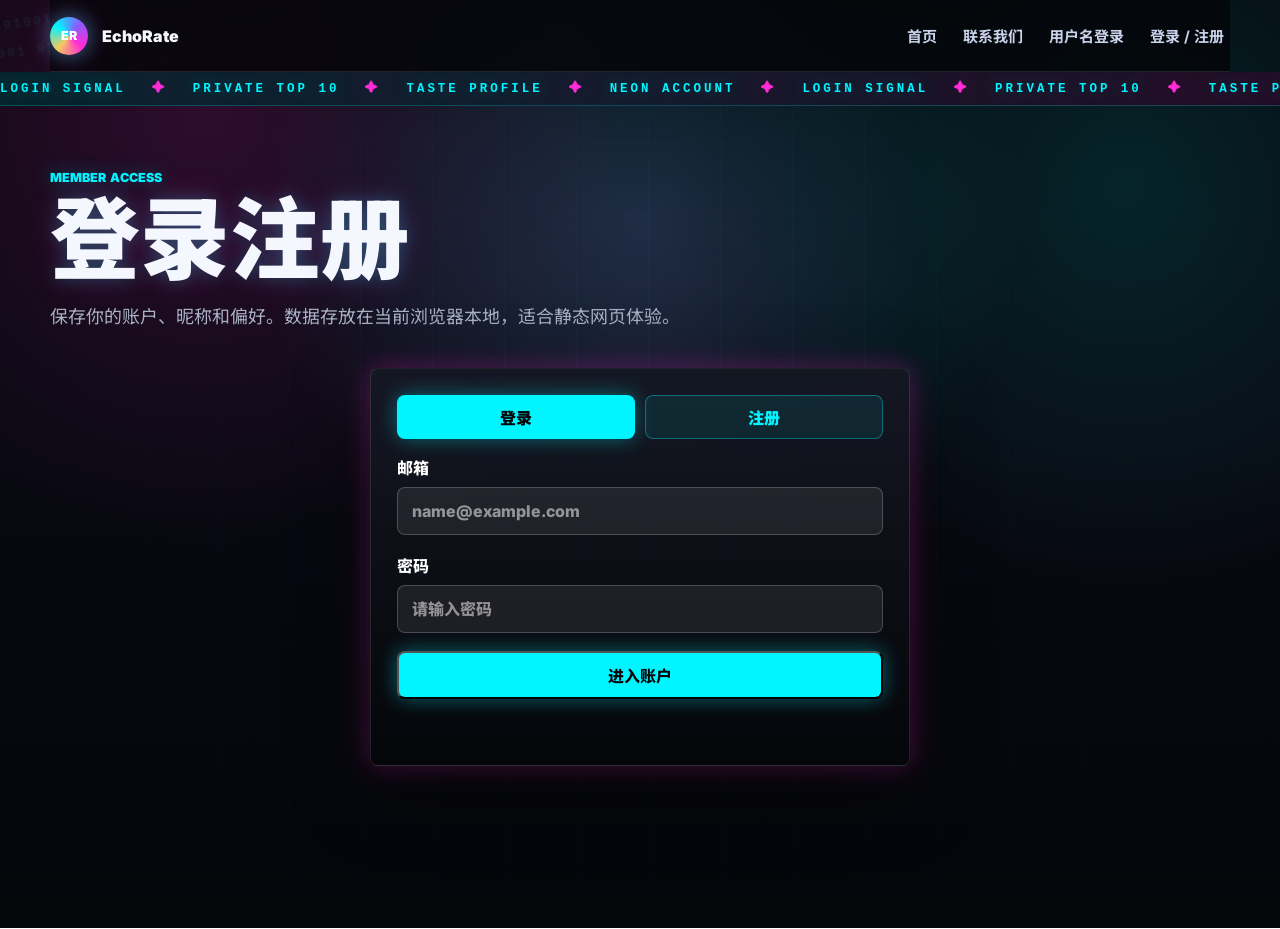
<file: auth.html>
<!doctype html>
<html lang="zh-CN">
  <head>
    <meta charset="UTF-8" />
    <meta name="viewport" content="width=device-width, initial-scale=1.0" />
    <title>登录注册 - EchoRate</title>
    <link rel="preconnect" href="https://fonts.googleapis.com" />
    <link rel="preconnect" href="https://fonts.gstatic.com" crossorigin />
    <link
      href="https://fonts.googleapis.com/css2?family=Inter:wght@400;500;600;700;800&family=Noto+Sans+SC:wght@400;500;700;900&display=swap"
      rel="stylesheet"
    />
    <link rel="stylesheet" href="styles.css" />
    <link rel="stylesheet" href="form-layout.css" />
  </head>
  <body>
    <header class="shell topbar">
      <a class="brand" href="index.html" aria-label="EchoRate 首页">
        <span class="brand-mark">ER</span>
        <span>EchoRate</span>
      </a>
      <nav class="nav" aria-label="主导航">
        <a href="index.html">首页</a>
        <a href="contact.html">联系我们</a>
        <a href="login.html">用户名登录</a>
        <a href="auth.html" data-auth-link>登录 / 注册</a>
      </nav>
    </header>
    <div class="marquee-bar" aria-hidden="true">
      <div class="marquee-track">
        <span>LOGIN SIGNAL</span><span>PRIVATE TOP 10</span><span>TASTE PROFILE</span><span>NEON ACCOUNT</span>
        <span>LOGIN SIGNAL</span><span>PRIVATE TOP 10</span><span>TASTE PROFILE</span><span>NEON ACCOUNT</span>
      </div>
    </div>

    <main class="contact-page auth-page">
      <section class="shell contact-hero auth-hero">
        <div>
          <p class="eyebrow kinetic-type" data-text="Member Access">Member Access</p>
          <h1 class="kinetic-title" data-text="登录注册">登录注册</h1>
          <p class="hero-text">保存你的账户、昵称和偏好。数据存放在当前浏览器本地，适合静态网页体验。</p>
        </div>
      </section>

      <section class="shell auth-shell">
        <div class="auth-card">
          <div class="auth-tabs" role="tablist" aria-label="登录注册切换">
            <button class="active" type="button" data-auth-tab="login">登录</button>
            <button type="button" data-auth-tab="register">注册</button>
          </div>

          <form id="loginForm" class="contact-form auth-form">
            <label>
              <span>邮箱</span>
              <input type="email" name="email" autocomplete="email" placeholder="name@example.com" required />
            </label>
            <label>
              <span>密码</span>
              <input type="password" name="password" autocomplete="current-password" placeholder="请输入密码" required />
            </label>
            <button class="primary-action" type="submit">进入账户</button>
          </form>

          <form id="registerForm" class="contact-form auth-form hidden">
            <label>
              <span>昵称</span>
              <input type="text" name="name" autocomplete="nickname" placeholder="你的音乐昵称" minlength="2" required />
            </label>
            <label>
              <span>邮箱</span>
              <input type="email" name="email" autocomplete="email" placeholder="name@example.com" required />
            </label>
            <label>
              <span>密码</span>
              <input type="password" name="password" autocomplete="new-password" placeholder="至少 6 位" minlength="6" required />
            </label>
            <label>
              <span>偏好风格</span>
              <select name="genre">
                <option value="dance-pop">Dance Pop</option>
                <option value="synth-pop">Synth Pop</option>
                <option value="alt-pop">Alt Pop</option>
                <option value="r&b-pop">R&B Pop</option>
                <option value="hip-hop">Hip-Hop</option>
              </select>
            </label>
            <button class="primary-action" type="submit">创建账户</button>
          </form>

          <p id="authMessage" class="auth-message" role="status"></p>
        </div>
      </section>
    </main>

    <script src="site.js"></script>
    <script src="auth.js"></script>
  </body>
</html>
</file>
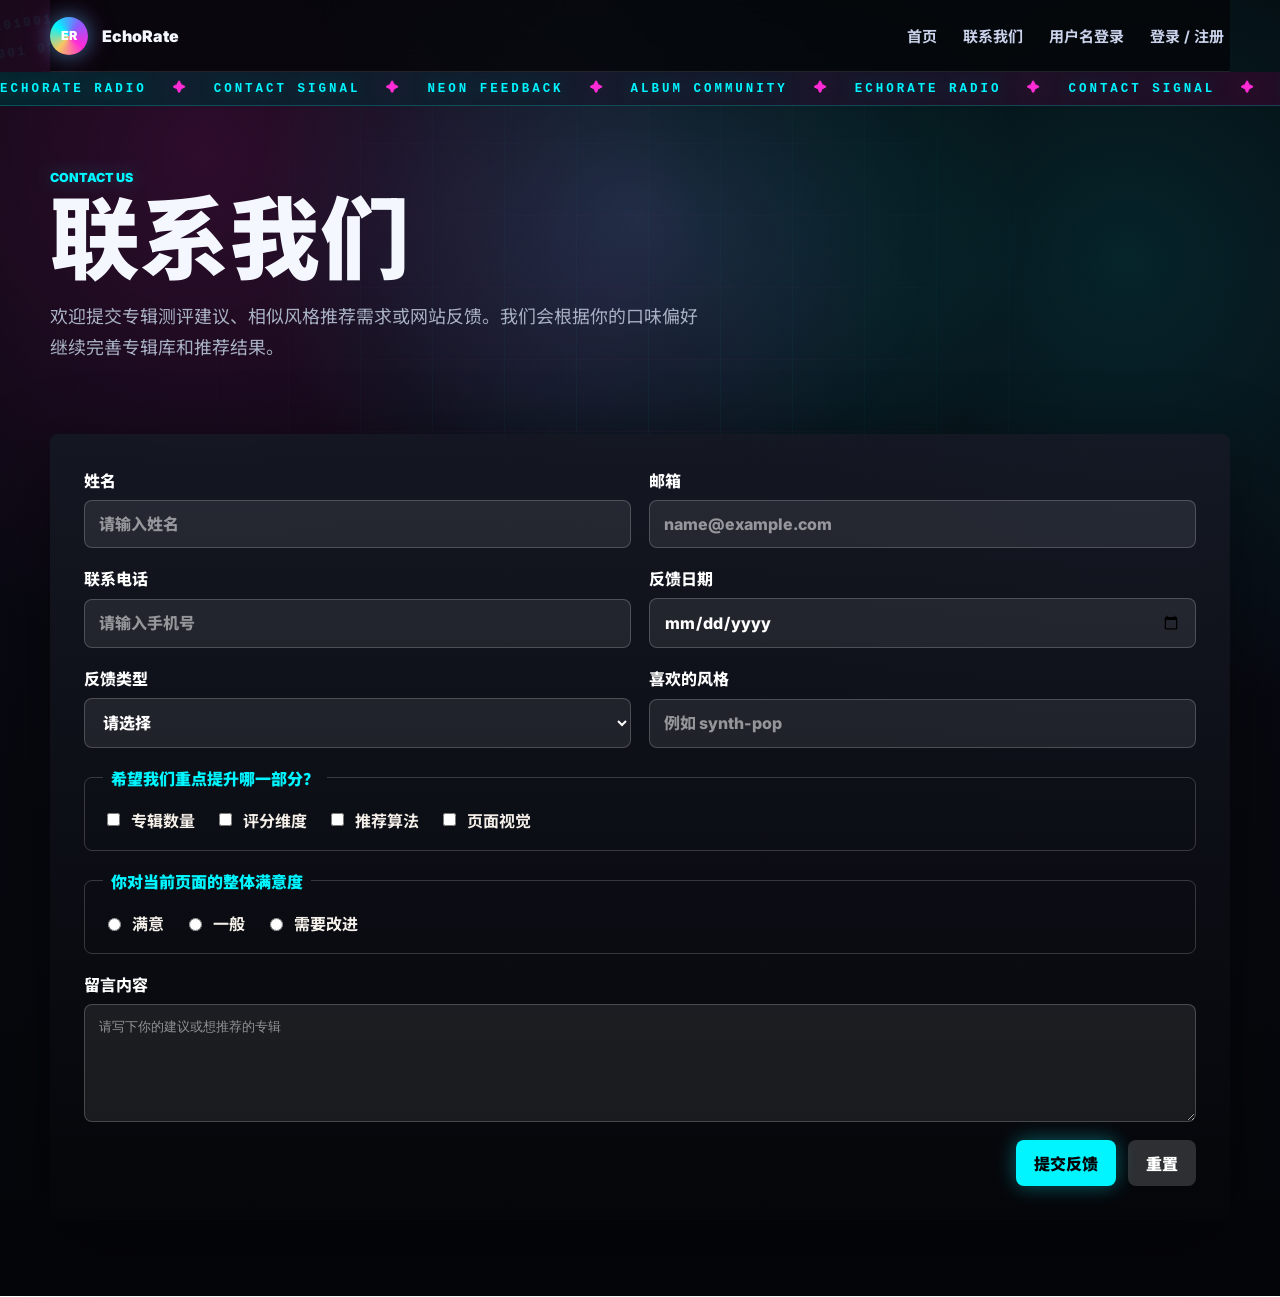
<file: contact.html>
<!doctype html>
<html lang="zh-CN">
  <head>
    <meta charset="UTF-8" />
    <meta name="viewport" content="width=device-width, initial-scale=1.0" />
    <title>联系我们 - EchoRate</title>
    <link rel="preconnect" href="https://fonts.googleapis.com" />
    <link rel="preconnect" href="https://fonts.gstatic.com" crossorigin />
    <link
      href="https://fonts.googleapis.com/css2?family=Inter:wght@400;500;600;700;800&family=Noto+Sans+SC:wght@400;500;700;900&display=swap"
      rel="stylesheet"
    />
    <link rel="stylesheet" href="styles.css" />
    <link rel="stylesheet" href="form-layout.css" />
  </head>
  <body>
    <header class="shell topbar">
      <a class="brand" href="index.html" aria-label="EchoRate 首页">
        <span class="brand-mark">ER</span>
        <span>EchoRate</span>
      </a>
      <nav class="nav" aria-label="主导航">
        <a href="index.html">首页</a>
        <a href="contact.html">联系我们</a>
        <a href="login.html">用户名登录</a>
        <a href="auth.html" data-auth-link>登录 / 注册</a>
      </nav>
    </header>
    <div class="marquee-bar" aria-hidden="true">
      <div class="marquee-track">
        <span>ECHORATE RADIO</span><span>CONTACT SIGNAL</span><span>NEON FEEDBACK</span><span>ALBUM COMMUNITY</span>
        <span>ECHORATE RADIO</span><span>CONTACT SIGNAL</span><span>NEON FEEDBACK</span><span>ALBUM COMMUNITY</span>
      </div>
    </div>

    <main class="contact-page">
      <section class="shell contact-hero">
        <div>
          <p class="eyebrow">Contact Us</p>
          <h1>联系我们</h1>
          <p class="hero-text">
            欢迎提交专辑测评建议、相似风格推荐需求或网站反馈。我们会根据你的口味偏好继续完善专辑库和推荐结果。
          </p>
        </div>
      </section>

      <section class="shell form-wrap">
        <form class="contact-form" action="#" method="post">
          <div class="form-row">
            <label>
              <span>姓名</span>
              <input type="text" name="name" placeholder="请输入姓名" required />
            </label>
            <label>
              <span>邮箱</span>
              <input type="email" name="email" placeholder="name@example.com" required />
            </label>
          </div>

          <div class="form-row">
            <label>
              <span>联系电话</span>
              <input type="tel" name="phone" placeholder="请输入手机号" pattern="^[0-9+\-\s]{6,20}$" />
            </label>
            <label>
              <span>反馈日期</span>
              <input type="date" name="date" required />
            </label>
          </div>

          <div class="form-row">
            <label>
              <span>反馈类型</span>
              <select name="type" required>
                <option value="">请选择</option>
                <option value="review">专辑测评建议</option>
                <option value="recommend">相似专辑推荐</option>
                <option value="ui">页面样式反馈</option>
                <option value="other">其他</option>
              </select>
            </label>
            <label>
              <span>喜欢的风格</span>
              <input list="genres" name="genre" placeholder="例如 synth-pop" />
              <datalist id="genres">
                <option value="dance-pop"></option>
                <option value="synth-pop"></option>
                <option value="alt-pop"></option>
                <option value="r&b-pop"></option>
                <option value="country-pop"></option>
              </datalist>
            </label>
          </div>

          <fieldset>
            <legend>希望我们重点提升哪一部分？</legend>
            <label class="choice"><input type="checkbox" name="focus" value="album" /> 专辑数量</label>
            <label class="choice"><input type="checkbox" name="focus" value="score" /> 评分维度</label>
            <label class="choice"><input type="checkbox" name="focus" value="recommend" /> 推荐算法</label>
            <label class="choice"><input type="checkbox" name="focus" value="visual" /> 页面视觉</label>
          </fieldset>

          <fieldset>
            <legend>你对当前页面的整体满意度</legend>
            <label class="choice"><input type="radio" name="satisfaction" value="good" required /> 满意</label>
            <label class="choice"><input type="radio" name="satisfaction" value="normal" /> 一般</label>
            <label class="choice"><input type="radio" name="satisfaction" value="bad" /> 需要改进</label>
          </fieldset>

          <label>
            <span>留言内容</span>
            <textarea name="message" rows="6" placeholder="请写下你的建议或想推荐的专辑" required></textarea>
          </label>

          <div class="form-actions">
            <button type="submit">提交反馈</button>
            <button type="reset">重置</button>
          </div>
        </form>
      </section>
    </main>
    <script src="site.js"></script>
  </body>
</html>
</file>
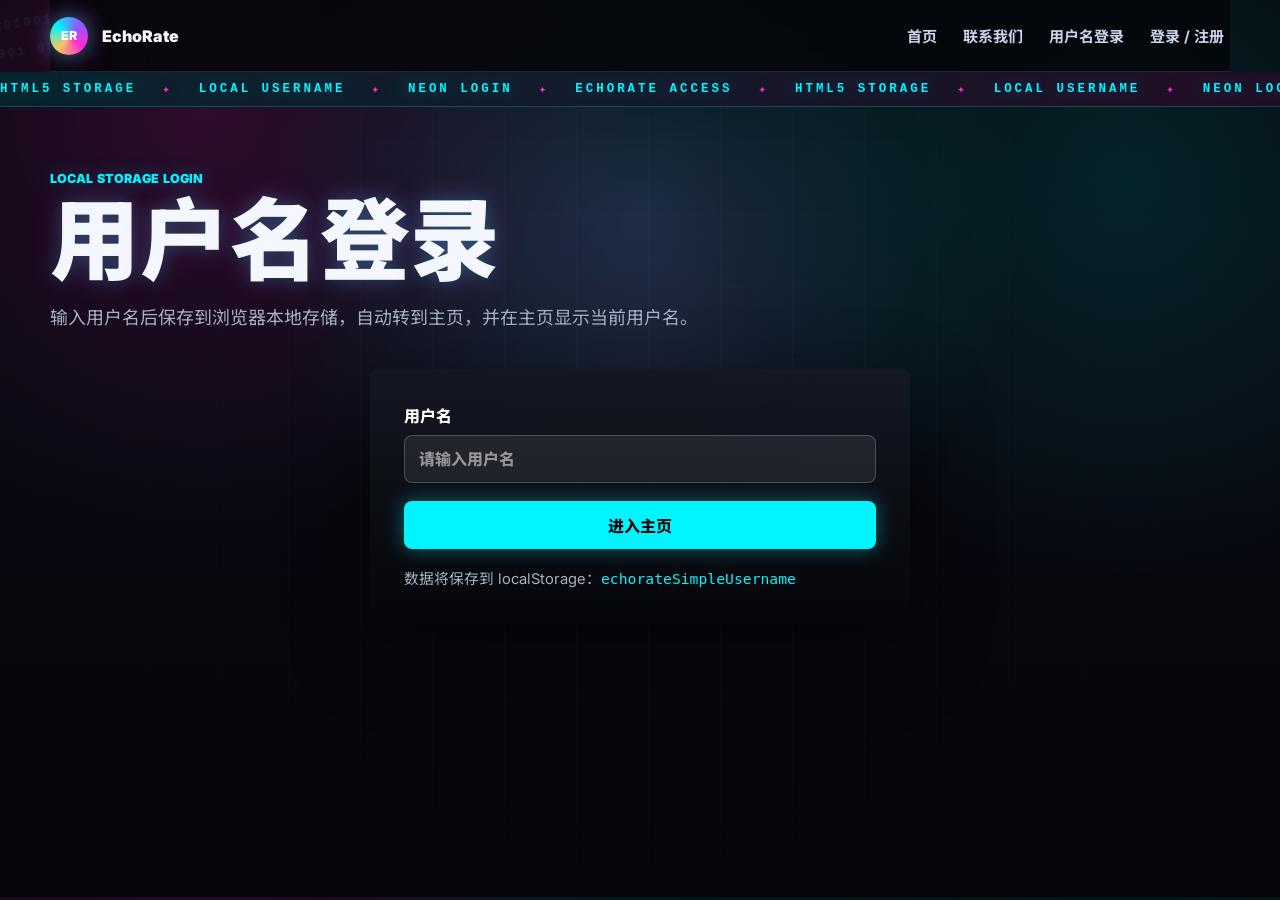
<file: login.html>
<!doctype html>
<html lang="zh-CN">
  <head>
    <meta charset="UTF-8" />
    <meta name="viewport" content="width=device-width, initial-scale=1.0" />
    <title>用户名登录 - EchoRate</title>
    <link rel="preconnect" href="https://fonts.googleapis.com" />
    <link rel="preconnect" href="https://fonts.gstatic.com" crossorigin />
    <link
      href="https://fonts.googleapis.com/css2?family=Inter:wght@400;500;600;700;800&family=Noto+Sans+SC:wght@400;500;700;900&display=swap"
      rel="stylesheet"
    />
    <link rel="stylesheet" href="styles.css" />
    <link rel="stylesheet" href="form-layout.css" />
  </head>
  <body>
    <header class="shell topbar">
      <a class="brand" href="index.html" aria-label="EchoRate 首页">
        <span class="brand-mark">ER</span>
        <span>EchoRate</span>
      </a>
      <nav class="nav" aria-label="主导航">
        <a href="index.html">首页</a>
        <a href="contact.html">联系我们</a>
        <a href="login.html">用户名登录</a>
        <a href="auth.html" data-auth-link>登录 / 注册</a>
      </nav>
    </header>
    <div class="marquee-bar" aria-hidden="true">
      <div class="marquee-track">
        <span>HTML5 STORAGE</span><span>LOCAL USERNAME</span><span>NEON LOGIN</span><span>ECHORATE ACCESS</span>
        <span>HTML5 STORAGE</span><span>LOCAL USERNAME</span><span>NEON LOGIN</span><span>ECHORATE ACCESS</span>
      </div>
    </div>

    <main class="contact-page auth-page">
      <section class="shell contact-hero auth-hero">
        <div>
          <p class="eyebrow kinetic-type" data-text="Local Storage Login">Local Storage Login</p>
          <h1 class="kinetic-title" data-text="用户名登录">用户名登录</h1>
          <p class="hero-text">输入用户名后保存到浏览器本地存储，自动转到主页，并在主页显示当前用户名。</p>
        </div>
      </section>

      <section class="shell auth-shell">
        <form id="simpleLoginForm" class="contact-form simple-login-card">
          <label>
            <span>用户名</span>
            <input id="simpleUsername" type="text" name="username" autocomplete="username" placeholder="请输入用户名" minlength="2" required />
          </label>
          <button class="primary-action" type="submit">进入主页</button>
          <p class="auth-message">数据将保存到 localStorage：<code>echorateSimpleUsername</code></p>
        </form>
      </section>
    </main>

    <script src="site.js"></script>
    <script src="login.js"></script>
  </body>
</html>
</file>
<file: styles.css>
:root {
  --ink: #f5f7ff;
  --muted: #a8b0c3;
  --soft: #707991;
  --line: rgba(255, 255, 255, 0.11);
  --paper: #05060a;
  --panel: #10121a;
  --card: #151823;
  --rose: #ff2bd6;
  --cyan: #00f5ff;
  --lime: #b6ff4d;
  --plum: #8a5cff;
  --amber: #f6c85f;
  --shadow: 0 24px 80px rgba(0, 0, 0, 0.46);
  --neon-cyan: 0 0 20px rgba(0, 245, 255, 0.38);
  --neon-pink: 0 0 28px rgba(255, 43, 214, 0.34);
}

* {
  box-sizing: border-box;
}

html {
  scroll-behavior: smooth;
  overflow-x: clip;
}

body {
  margin: 0;
  color: var(--ink);
  --cursor-x: 50vw;
  --cursor-y: 24vh;
  background:
    radial-gradient(circle at var(--cursor-x) var(--cursor-y), rgba(0, 245, 255, 0.16), transparent 24rem),
    radial-gradient(circle at 16% 12%, rgba(255, 43, 214, 0.16), transparent 32%),
    radial-gradient(circle at 88% 20%, rgba(0, 245, 255, 0.12), transparent 30%),
    linear-gradient(180deg, #05060a 0%, #080911 48%, #05060a 100%);
  font-family: "Inter", "Noto Sans SC", system-ui, sans-serif;
  overflow-x: clip;
}

body::before {
  content: "";
  position: fixed;
  inset: 0;
  z-index: 0;
  pointer-events: none;
  background:
    radial-gradient(circle at var(--cursor-x) var(--cursor-y), rgba(255, 43, 214, calc(0.16 + var(--scroll-glow, 0) * 0.24)), transparent 19rem),
    linear-gradient(90deg, rgba(0, 245, 255, 0.045) 1px, transparent 1px),
    linear-gradient(0deg, rgba(255, 43, 214, 0.034) 1px, transparent 1px);
  background-size: auto, 72px 72px, 72px 72px;
  mask-image: radial-gradient(circle at center, black, transparent 82%);
}

body::after {
  content: "01001100 01101001 01110011 01110100 01100101 01101110 00100000 01010000 01101111 01110000 00100000 ECHORATE 00100000 01010010 01100101 01110110 01101001 01100101 01110111 00100000 1010 0011 1100 0101 0110 1001 1110 0001 01001100 01101001 01110011 01110100 01100101 01101110 00100000 ALBUM 00100000 01010010 01100101 01110110 01101001 01100101 01110111 00100000 1010 0011 1100 0101 0110 1001 1110 0001";
  position: fixed;
  inset: -8vh -4vw;
  z-index: 0;
  pointer-events: none;
  color: rgba(0, 245, 255, 0.12);
  font-family: "Courier New", monospace;
  font-size: clamp(0.68rem, 1vw, 1rem);
  font-weight: 700;
  letter-spacing: 0.18em;
  line-height: 2.2;
  word-break: break-all;
  filter: blur(0.2px);
  opacity: 0.55;
  transform: rotate(-8deg) translate3d(0, 0, 0);
  animation: codeDrift 18s linear infinite alternate;
  mix-blend-mode: screen;
}

.topbar,
main {
  position: relative;
  z-index: 1;
}

.marquee-bar {
  position: sticky;
  top: 72px;
  z-index: 19;
  overflow: hidden;
  border-bottom: 1px solid rgba(0, 245, 255, 0.22);
  background:
    linear-gradient(90deg, rgba(0, 245, 255, 0.13), rgba(255, 43, 214, 0.12)),
    rgba(5, 6, 10, 0.82);
  backdrop-filter: blur(14px);
}

.marquee-track {
  display: flex;
  width: max-content;
  min-width: 200%;
  gap: 26px;
  padding: 9px 0;
  color: var(--cyan);
  font-family: "Courier New", monospace;
  font-size: 0.78rem;
  font-weight: 900;
  letter-spacing: 0.24em;
  text-transform: uppercase;
  text-shadow: var(--neon-cyan);
  animation: marqueeSlide 22s linear infinite;
}

.marquee-track span {
  display: inline-flex;
  align-items: center;
  gap: 26px;
  white-space: nowrap;
}

.marquee-track span::after {
  content: "✦";
  color: var(--rose);
  text-shadow: var(--neon-pink);
}

.scroll-burst {
  position: fixed;
  z-index: 3;
  pointer-events: none;
  color: hsl(var(--burst-hue), 100%, 62%);
  font-family: "Courier New", monospace;
  font-size: clamp(0.9rem, 1.6vw, 1.35rem);
  font-weight: 900;
  text-shadow:
    0 0 12px hsl(var(--burst-hue), 100%, 62%),
    0 0 28px hsl(var(--burst-hue), 100%, 48%);
  animation: neonBurst 920ms cubic-bezier(0.16, 1, 0.3, 1) forwards;
}

a {
  color: inherit;
  text-decoration: none;
}

button,
input,
select {
  font: inherit;
}

.shell {
  width: min(1180px, calc(100% - 40px));
  margin: 0 auto;
  max-width: 100%;
}

.topbar {
  display: flex;
  align-items: center;
  justify-content: space-between;
  gap: 18px;
  min-height: 72px;
  position: sticky;
  top: 0;
  z-index: 20;
  background: rgba(5, 6, 10, 0.84);
  backdrop-filter: blur(18px);
  border-bottom: 1px solid var(--line);
}

.brand,
.nav {
  display: flex;
  align-items: center;
  gap: 14px;
  min-width: 0;
}

.brand {
  flex: 0 0 auto;
  font-weight: 900;
  letter-spacing: 0;
}

.brand-mark {
  display: grid;
  place-items: center;
  width: 38px;
  height: 38px;
  border-radius: 50%;
  color: #fff;
  background: conic-gradient(from 130deg, var(--rose), var(--amber), var(--cyan), var(--plum), var(--rose));
  box-shadow: var(--neon-cyan), var(--neon-pink);
  font-size: 0.78rem;
}

.nav {
  flex: 1 1 auto;
  flex-wrap: wrap;
  justify-content: flex-end;
  color: #c9d2ea;
  font-size: 0.94rem;
  font-weight: 700;
}

.nav a {
  min-width: 0;
  padding: 10px 6px;
  white-space: nowrap;
  min-width: var(--stable-width, auto);
}

.nav a:hover,
.nav a:focus-visible {
  color: var(--cyan);
  text-shadow: var(--neon-cyan);
}

.hero {
  min-height: 620px;
  display: grid;
  align-items: center;
  overflow: hidden;
  background:
    radial-gradient(circle at 74% 20%, rgba(0, 245, 255, 0.19), transparent 32%),
    radial-gradient(circle at 30% 82%, rgba(255, 43, 214, 0.18), transparent 30%),
    linear-gradient(135deg, rgba(5, 6, 10, 0.78), rgba(16, 18, 26, 0.66));
}

.hero-grid {
  display: grid;
  grid-template-columns: minmax(0, 1fr) minmax(320px, 0.85fr);
  gap: 58px;
  align-items: center;
  padding: 70px 0 92px;
}

.eyebrow {
  margin: 0 0 12px;
  color: var(--cyan);
  text-shadow: var(--neon-cyan);
  font-weight: 900;
  font-size: 0.78rem;
  text-transform: uppercase;
  letter-spacing: 0;
}

h1,
h2,
p {
  margin-top: 0;
}

h1 {
  max-width: 760px;
  margin-bottom: 20px;
  font-size: clamp(3.2rem, 8vw, 6.8rem);
  line-height: 0.96;
  letter-spacing: 0;
  font-weight: 900;
  text-transform: uppercase;
}

.kinetic-type,
.kinetic-title {
  display: flex;
  flex-wrap: wrap;
  align-items: baseline;
  gap: 0;
  max-width: 100%;
  overflow-wrap: anywhere;
}

.kinetic-char {
  display: inline-block;
  opacity: 0;
  filter: blur(16px);
  transform: translateY(18px) scale(1.08);
  animation: revealChar 760ms cubic-bezier(0.16, 1, 0.3, 1) forwards;
  animation-delay: calc(var(--char-index) * 54ms);
  will-change: opacity, filter, transform;
}

.kinetic-title .kinetic-char {
  text-shadow:
    0 0 18px rgba(0, 245, 255, 0.24),
    0 0 34px rgba(255, 43, 214, 0.18);
}

.kinetic-title:hover .kinetic-char,
.kinetic-type:hover .kinetic-char {
  animation:
    revealChar 1ms linear forwards,
    glyphFlicker 920ms ease-in-out infinite alternate;
  animation-delay:
    0ms,
    calc(var(--char-index) * 18ms);
}

.kinetic-space {
  width: 0.34em;
}

h2 {
  margin-bottom: 12px;
  font-size: clamp(1.7rem, 3vw, 2.45rem);
  letter-spacing: 0;
}

.hero-text {
  max-width: 650px;
  color: var(--muted);
  font-size: 1.12rem;
  line-height: 1.75;
}

.hero-actions {
  display: flex;
  flex-wrap: wrap;
  gap: 12px;
  margin-top: 30px;
}

.primary-action,
.secondary-action,
.album-card,
.chip {
  transition:
    transform 180ms ease,
    box-shadow 180ms ease,
    border-color 180ms ease,
    background 180ms ease;
}

.primary-action,
.secondary-action {
  display: inline-flex;
  align-items: center;
  justify-content: center;
  min-height: 48px;
  padding: 0 20px;
  border-radius: 8px;
  font-weight: 800;
  min-width: var(--stable-width, auto);
}

.primary-action {
  color: #05060a;
  background: var(--cyan);
  box-shadow: var(--neon-cyan);
}

.secondary-action {
  color: var(--rose);
  border: 1px solid rgba(255, 43, 214, 0.7);
  box-shadow: var(--neon-pink);
}

.turntable {
  position: relative;
  min-height: 430px;
  overflow: visible;
}

.record {
  width: min(430px, 90vw);
  aspect-ratio: 1;
  border-radius: 50%;
  background:
    radial-gradient(circle, var(--cyan) 0 5%, #05060a 6% 14%, transparent 15%),
    repeating-radial-gradient(circle, #282b39 0 3px, #080911 4px 9px);
  box-shadow: var(--shadow);
  position: absolute;
  right: 0;
  top: 34px;
  animation: spin 18s linear infinite;
}

.record span {
  position: absolute;
  inset: 34%;
  border-radius: 50%;
  background: linear-gradient(135deg, var(--rose), var(--amber), var(--cyan));
  box-shadow: var(--neon-cyan), var(--neon-pink);
}

.cover-stack {
  position: absolute;
  left: 16px;
  bottom: 20px;
  display: grid;
  grid-template-columns: repeat(3, 112px);
  gap: 14px;
}

.mini-cover {
  width: 112px;
  aspect-ratio: 1;
  border-radius: 8px;
  object-fit: cover;
  box-shadow: 0 16px 34px rgba(0, 0, 0, 0.44), var(--neon-pink);
  border: 1px solid rgba(255, 255, 255, 0.22);
}

.live-dashboard {
  display: grid;
  grid-template-columns: minmax(280px, 0.82fr) minmax(0, 1.18fr);
  gap: 22px;
  align-items: stretch;
  padding: 34px 0 18px;
}

.live-card {
  border: 1px solid var(--line);
  border-radius: 8px;
  background:
    linear-gradient(180deg, rgba(21, 24, 35, 0.92), rgba(7, 8, 15, 0.95)),
    radial-gradient(circle at 88% 0%, rgba(0, 245, 255, 0.16), transparent 34%);
  box-shadow: var(--shadow);
  padding: clamp(18px, 3vw, 26px);
}

.user-card {
  display: grid;
  gap: 14px;
}

.live-stat {
  display: flex;
  align-items: center;
  justify-content: space-between;
  gap: 14px;
  min-height: 52px;
  border: 1px solid rgba(255, 255, 255, 0.12);
  border-radius: 8px;
  background: rgba(255, 255, 255, 0.04);
  padding: 12px 14px;
}

.live-stat span {
  color: var(--muted);
  font-weight: 800;
}

.live-stat strong {
  color: var(--cyan);
  text-align: right;
  text-shadow: var(--neon-cyan);
  overflow-wrap: anywhere;
}

.ad-card {
  display: grid;
  grid-template-columns: minmax(0, 1fr) minmax(180px, 240px);
  gap: 22px;
  align-items: center;
  position: relative;
  overflow: hidden;
}

.ad-card::before {
  content: "";
  position: absolute;
  inset: auto -10% -35% 34%;
  height: 70%;
  pointer-events: none;
  background: linear-gradient(90deg, transparent, rgba(255, 43, 214, 0.22), rgba(0, 245, 255, 0.18));
  transform: skewY(-9deg);
}

.ad-copy,
.ad-frame,
.ad-controls {
  position: relative;
  z-index: 1;
}

.ad-copy p:last-child {
  color: var(--muted);
  line-height: 1.7;
}

.ad-frame {
  width: 100%;
  aspect-ratio: 1;
  border-radius: 8px;
  overflow: hidden;
  background: #0d0f16;
  box-shadow: var(--shadow), var(--neon-pink);
}

.ad-frame img {
  width: 100%;
  height: 100%;
  object-fit: cover;
  display: block;
}

.ad-controls {
  grid-column: 1 / -1;
  display: flex;
  justify-content: flex-end;
  gap: 10px;
}

.ad-controls button {
  display: grid;
  place-items: center;
  width: 42px;
  height: 42px;
  border: 1px solid rgba(0, 245, 255, 0.5);
  border-radius: 50%;
  color: var(--cyan);
  background: rgba(0, 245, 255, 0.08);
  cursor: pointer;
  font-size: 1.55rem;
  font-weight: 900;
  line-height: 1;
}

.ad-controls button:hover {
  color: #05060a;
  background: var(--cyan);
  box-shadow: var(--neon-cyan);
}

.ad-swap-forward {
  animation: adSwapForward 420ms cubic-bezier(0.16, 1, 0.3, 1);
}

.ad-swap-back {
  animation: adSwapBack 420ms cubic-bezier(0.16, 1, 0.3, 1);
}

.toolbar {
  display: grid;
  grid-template-columns: minmax(220px, 1fr) minmax(0, 2fr) 180px;
  gap: 16px;
  align-items: end;
  padding: 26px 0;
}

.feature-grid {
  display: grid;
  grid-template-columns: minmax(0, 1.1fr) minmax(320px, 0.9fr);
  gap: 22px;
  align-items: start;
  padding: 54px 0 28px;
}

.test-panel,
.result-panel,
.top10-panel,
.persona-card {
  --spot-x: 50%;
  --spot-y: 50%;
  --tilt-x: 0deg;
  --tilt-y: 0deg;
  position: relative;
  overflow: hidden;
  border: 1px solid var(--line);
  border-radius: 8px;
  background:
    linear-gradient(180deg, rgba(21, 24, 35, 0.9), rgba(7, 8, 15, 0.94)),
    radial-gradient(circle at 18% 0%, rgba(255, 43, 214, 0.14), transparent 32%);
  box-shadow: var(--shadow);
  transform: perspective(900px) rotateX(var(--tilt-x)) rotateY(var(--tilt-y));
  transform-style: preserve-3d;
  transition:
    transform 180ms ease,
    border-color 180ms ease,
    box-shadow 180ms ease;
}

.test-panel::before,
.result-panel::before,
.top10-panel::before,
.persona-card::before,
.album-card::before,
.recommend-card::before,
.top10-item::before {
  content: "";
  position: absolute;
  inset: 0;
  pointer-events: none;
  opacity: 0;
  background: radial-gradient(circle at var(--spot-x) var(--spot-y), rgba(0, 245, 255, 0.22), transparent 17rem);
  transition: opacity 180ms ease;
}

.test-panel:hover::before,
.result-panel:hover::before,
.top10-panel:hover::before,
.persona-card:hover::before,
.album-card:hover::before,
.recommend-card:hover::before,
.top10-item:hover::before {
  opacity: 1;
}

.test-panel,
.result-panel,
.top10-panel {
  padding: clamp(18px, 3vw, 26px);
}

.test-panel .section-heading p,
.top10-panel .section-heading p {
  color: var(--muted);
  line-height: 1.75;
}

.test-card,
.taste-result {
  display: grid;
  gap: 14px;
}

.test-progress {
  color: var(--lime);
  font-size: 0.86rem;
  font-weight: 900;
  text-shadow: 0 0 16px rgba(182, 255, 77, 0.34);
}

.test-album {
  display: grid;
  grid-template-columns: minmax(130px, 190px) minmax(0, 1fr);
  gap: 18px;
  align-items: center;
}

.test-album h3 {
  margin: 0 0 8px;
  font-size: clamp(1.6rem, 3vw, 2.6rem);
  overflow-wrap: anywhere;
}

.test-album p {
  color: var(--muted);
}

.score-buttons {
  display: grid;
  grid-template-columns: repeat(10, minmax(0, 1fr));
  gap: 8px;
  margin-top: 18px;
}

.score-buttons button,
.skip-button,
.top10-add,
.top10-item button {
  border: 1px solid rgba(0, 245, 255, 0.42);
  border-radius: 8px;
  color: var(--ink);
  background: rgba(0, 245, 255, 0.08);
  cursor: pointer;
  font-weight: 900;
}

.score-buttons button {
  min-height: 42px;
}

.skip-button {
  min-height: 42px;
  margin-top: 12px;
  width: 100%;
  color: var(--rose);
  border-color: rgba(255, 43, 214, 0.48);
  background: rgba(255, 43, 214, 0.08);
}

.score-buttons button:hover,
.skip-button:hover,
.top10-add:hover {
  color: #05060a;
  background: var(--cyan);
  box-shadow: var(--neon-cyan);
}

.top10-panel {
  margin-top: 28px;
  margin-bottom: 20px;
}

.top10-layout {
  display: grid;
  grid-template-columns: minmax(0, 1fr) 340px;
  gap: 18px;
}

.top10-list {
  display: grid;
  gap: 10px;
}

.top10-item {
  --spot-x: 50%;
  --spot-y: 50%;
  --tilt-x: 0deg;
  --tilt-y: 0deg;
  position: relative;
  overflow: hidden;
  display: grid;
  grid-template-columns: 30px 58px minmax(0, 1fr) 40px;
  gap: 12px;
  align-items: center;
  border: 1px solid var(--line);
  border-radius: 8px;
  background: rgba(255, 255, 255, 0.04);
  padding: 10px;
  transform: perspective(900px) rotateX(var(--tilt-x)) rotateY(var(--tilt-y));
}

.top10-item > span {
  color: var(--lime);
  font-weight: 900;
  text-align: center;
}

.top10-item .cover-art {
  margin: 0;
}

.top10-item h3 {
  margin: 0 0 3px;
  font-size: 0.96rem;
  overflow-wrap: anywhere;
}

.top10-item p {
  margin: 0;
  color: var(--muted);
  font-size: 0.84rem;
}

.top10-item button {
  min-height: 34px;
  color: var(--rose);
  border-color: rgba(255, 43, 214, 0.34);
}

.persona-card {
  padding: 20px;
}

.persona-card h3 {
  margin: 0 0 12px;
  font-size: 1.45rem;
}

.persona-card p:last-child {
  color: #dfe5f7;
  font-size: 1.12rem;
  line-height: 1.8;
}

.search-field,
.select-field {
  display: grid;
  gap: 8px;
  color: var(--muted);
  font-size: 0.8rem;
  font-weight: 800;
}

.search-field input,
.select-field select {
  width: 100%;
  min-height: 46px;
  border: 1px solid var(--line);
  border-radius: 8px;
  background: rgba(21, 24, 35, 0.86);
  color: var(--ink);
  padding: 0 14px;
  outline: none;
}

.segmented {
  display: flex;
  gap: 8px;
  overflow-x: auto;
  overscroll-behavior-inline: contain;
  padding-bottom: 2px;
  scrollbar-width: thin;
  -webkit-overflow-scrolling: touch;
}

.chip {
  min-width: var(--stable-width, auto);
  min-height: 46px;
  white-space: nowrap;
  border: 1px solid var(--line);
  border-radius: 999px;
  background: rgba(21, 24, 35, 0.86);
  color: var(--muted);
  padding: 0 15px;
  cursor: pointer;
  font-weight: 800;
}

.chip.active {
  color: #05060a;
  border-color: var(--cyan);
  background: var(--cyan);
  box-shadow: var(--neon-cyan);
}

.content-grid {
  display: grid;
  grid-template-columns: minmax(0, 1fr) 360px;
  gap: 28px;
  align-items: start;
  padding: 28px 0 74px;
}

.section-heading {
  margin-bottom: 18px;
}

.album-grid {
  display: grid;
  grid-template-columns: repeat(3, minmax(0, 1fr));
  gap: 16px;
}

.album-card {
  --spot-x: 50%;
  --spot-y: 50%;
  --tilt-x: 0deg;
  --tilt-y: 0deg;
  position: relative;
  overflow: hidden;
  border: 1px solid var(--line);
  border-radius: 8px;
  background: linear-gradient(180deg, rgba(21, 24, 35, 0.94), rgba(13, 15, 22, 0.94));
  padding: 12px;
  cursor: pointer;
  text-align: left;
  transform: perspective(900px) rotateX(var(--tilt-x)) rotateY(var(--tilt-y));
}

.album-card:hover,
.album-card.active {
  transform: translateY(-3px);
  box-shadow: var(--shadow), var(--neon-cyan);
  border-color: rgba(0, 245, 255, 0.58);
}

.cover-art {
  display: block;
  width: 100%;
  aspect-ratio: 1;
  border-radius: 6px;
  margin-bottom: 12px;
  overflow: hidden;
  background: #0d0f16;
  box-shadow: 0 14px 30px rgba(0, 0, 0, 0.36);
  transform: translateZ(0);
}

.cover-art img,
.selected-cover img,
.cover-fallback {
  width: 100%;
  height: 100%;
  object-fit: cover;
}

.cover-fallback {
  display: grid;
  place-items: center;
  color: var(--cyan);
  background:
    radial-gradient(circle at 70% 18%, rgba(255, 43, 214, 0.28), transparent 36%),
    linear-gradient(135deg, #151823, #05060a);
  font-size: 1.35rem;
  font-weight: 900;
  text-shadow: var(--neon-cyan);
}

.album-title {
  margin: 0 0 4px;
  font-size: 1rem;
  line-height: 1.25;
  overflow-wrap: anywhere;
}

.album-card:hover .cover-art img,
.recommend-card:hover .cover-art img,
.top10-item:hover .cover-art img {
  transform: scale(1.045);
}

.cover-art img {
  transition: transform 260ms ease;
}

.album-artist,
.album-note,
.review-meta {
  color: var(--muted);
  line-height: 1.55;
  overflow-wrap: anywhere;
}

.album-artist {
  margin-bottom: 12px;
  font-size: 0.9rem;
}

.album-footer {
  display: flex;
  align-items: center;
  justify-content: space-between;
  gap: 10px;
}

.pill {
  display: inline-flex;
  align-items: center;
  min-height: 27px;
  border-radius: 999px;
  background: rgba(0, 245, 255, 0.12);
  color: var(--cyan);
  padding: 0 9px;
  font-size: 0.76rem;
  font-weight: 900;
}

.small-score {
  font-weight: 900;
}

.review-panel {
  position: sticky;
  top: 96px;
  max-height: calc(100vh - 118px);
  overflow-y: auto;
  overscroll-behavior: contain;
  scrollbar-gutter: stable;
  border-radius: 8px;
  background:
    linear-gradient(180deg, rgba(21, 24, 35, 0.95), rgba(5, 6, 10, 0.96)),
    radial-gradient(circle at 50% 0%, rgba(255, 43, 214, 0.2), transparent 34%);
  color: #fff;
  padding: 18px;
  box-shadow: var(--shadow);
}

.review-panel::-webkit-scrollbar {
  width: 10px;
}

.review-panel::-webkit-scrollbar-track {
  background: rgba(255, 255, 255, 0.06);
  border-radius: 999px;
}

.review-panel::-webkit-scrollbar-thumb {
  background: linear-gradient(180deg, rgba(0, 245, 255, 0.78), rgba(255, 43, 214, 0.72));
  border: 2px solid rgba(5, 6, 10, 0.92);
  border-radius: 999px;
}

.review-panel::-webkit-scrollbar-thumb:hover {
  background: linear-gradient(180deg, var(--cyan), var(--rose));
}

.review-panel .eyebrow,
.review-panel .review-meta {
  color: var(--cyan);
}

.selected-cover {
  display: block;
  width: 100%;
  aspect-ratio: 1;
  border-radius: 8px;
  margin-bottom: 18px;
  overflow: hidden;
  box-shadow: var(--shadow), var(--neon-pink);
}

.score-badge {
  display: inline-flex;
  align-items: baseline;
  gap: 4px;
  margin: 4px 0 18px;
  font-weight: 900;
  font-size: 2.3rem;
}

.score-badge span {
  color: var(--muted);
  font-size: 0.9rem;
}

.review-text {
  color: #dfe5f7;
  line-height: 1.75;
}

.rating-bars {
  display: grid;
  gap: 11px;
  margin: 22px 0;
}

.bar-row {
  display: grid;
  grid-template-columns: 82px 1fr 34px;
  gap: 10px;
  align-items: center;
  font-size: 0.84rem;
}

.bar-track {
  height: 8px;
  border-radius: 999px;
  background: rgba(255, 255, 255, 0.16);
  overflow: hidden;
}

.bar-fill {
  height: 100%;
  border-radius: inherit;
  background: linear-gradient(90deg, var(--rose), var(--plum), var(--cyan));
  box-shadow: var(--neon-cyan);
}

.tag-list {
  display: flex;
  flex-wrap: wrap;
  gap: 8px;
}

.tag {
  border: 1px solid rgba(255, 255, 255, 0.18);
  border-radius: 999px;
  color: #f5f7ff;
  padding: 6px 9px;
  font-size: 0.78rem;
  font-weight: 800;
}

.selected-actions {
  margin-top: 16px;
}

.top10-add {
  width: 100%;
  min-height: 44px;
  color: var(--cyan);
}

.recommend-band {
  background:
    radial-gradient(circle at 16% 8%, rgba(138, 92, 255, 0.18), transparent 28%),
    linear-gradient(180deg, rgba(16, 18, 26, 0.94), rgba(5, 6, 10, 0.96));
  padding: 58px 0 76px;
}

.recommendations {
  display: grid;
  grid-template-columns: repeat(3, minmax(0, 1fr));
  gap: 16px;
}

.recommend-card {
  --spot-x: 50%;
  --spot-y: 50%;
  --tilt-x: 0deg;
  --tilt-y: 0deg;
  position: relative;
  overflow: hidden;
  display: grid;
  grid-template-columns: 84px minmax(0, 1fr);
  gap: 14px;
  align-items: center;
  min-height: 122px;
  border: 1px solid var(--line);
  border-radius: 8px;
  background: linear-gradient(180deg, rgba(21, 24, 35, 0.94), rgba(13, 15, 22, 0.94));
  padding: 12px;
  transform: perspective(900px) rotateX(var(--tilt-x)) rotateY(var(--tilt-y));
}

.recommend-card .cover-art {
  margin: 0;
  font-size: 1.25rem;
}

.recommend-card > div:last-child,
.top10-item > div:nth-child(3),
.test-album > div:last-child {
  min-width: 0;
}

.match {
  color: var(--lime);
  text-shadow: 0 0 16px rgba(182, 255, 77, 0.34);
  font-weight: 900;
  font-size: 0.82rem;
}

@keyframes spin {
  to {
    transform: rotate(1turn);
  }
}

@keyframes codeDrift {
  from {
    transform: rotate(-8deg) translate3d(-2rem, -1rem, 0);
  }

  to {
    transform: rotate(-8deg) translate3d(2rem, 1rem, 0);
  }
}

@keyframes marqueeSlide {
  from {
    transform: translateX(0);
  }

  to {
    transform: translateX(-50%);
  }
}

@keyframes neonBurst {
  0% {
    opacity: 0;
    transform: translate3d(0, 0, 0) scale(0.72) rotate(0deg);
    filter: blur(6px);
  }

  22% {
    opacity: 1;
    filter: blur(0);
  }

  100% {
    opacity: 0;
    transform: translate3d(var(--burst-x), var(--burst-y), 0) scale(1.28) rotate(18deg);
    filter: blur(2px);
  }
}

@keyframes revealChar {
  0% {
    opacity: 0;
    filter: blur(16px);
    transform: translateY(18px) scale(1.08);
  }

  68% {
    opacity: 1;
    filter: blur(2px);
  }

  100% {
    opacity: 1;
    filter: blur(0);
    transform: translateY(0) scale(1);
  }
}

@keyframes glyphFlicker {
  0% {
    color: var(--ink);
    filter: blur(0);
    transform: translateY(0);
  }

  48% {
    color: var(--cyan);
    filter: blur(1px);
    transform: translateY(-2px);
  }

  100% {
    color: var(--rose);
    filter: blur(0);
    transform: translateY(1px);
  }
}

@keyframes adSwapForward {
  from {
    opacity: 0;
    transform: translateX(24px) scale(0.96);
  }

  to {
    opacity: 1;
    transform: translateX(0) scale(1);
  }
}

@keyframes adSwapBack {
  from {
    opacity: 0;
    transform: translateX(-24px) scale(0.96);
  }

  to {
    opacity: 1;
    transform: translateX(0) scale(1);
  }
}

@media (prefers-reduced-motion: reduce) {
  .kinetic-char,
  .record,
  .marquee-track,
  body::after,
  .ad-swap-forward,
  .ad-swap-back {
    animation: none;
    opacity: 1;
    filter: none;
    transform: none;
  }

  body::after {
    opacity: 0.22;
  }
}

@media (max-width: 980px) {
  .hero-grid,
  .content-grid,
  .toolbar,
  .feature-grid,
  .top10-layout,
  .live-dashboard,
  .ad-card {
    grid-template-columns: 1fr;
  }

  .turntable {
    min-height: 360px;
    overflow: hidden;
  }

  .record {
    left: 50%;
    right: auto;
    width: min(340px, 76vw);
    transform: translateX(-50%);
    animation: spinMobile 18s linear infinite;
  }

  .cover-stack {
    left: 0;
  }

  .album-grid,
  .recommendations {
    grid-template-columns: repeat(2, minmax(0, 1fr));
  }

  .ad-controls {
    justify-content: flex-start;
  }

  .review-panel {
    position: static;
    max-height: none;
    overflow-y: visible;
    scrollbar-gutter: auto;
  }

  .test-album {
    grid-template-columns: 150px minmax(0, 1fr);
  }
}

@media (max-width: 640px) {
  .shell {
    width: min(100% - 24px, 1180px);
  }

  .topbar {
    align-items: flex-start;
    flex-direction: column;
    gap: 8px;
    padding: 12px 0;
  }

  .marquee-bar {
    top: 116px;
  }

  .nav {
    width: 100%;
    justify-content: space-between;
    font-size: 0.86rem;
  }

  .hero {
    min-height: auto;
  }

  .hero-grid {
    padding: 46px 0 62px;
    gap: 22px;
  }

  h1 {
    font-size: 3.35rem;
  }

  .hero-actions a {
    flex: 1 1 150px;
  }

  .turntable {
    min-height: 260px;
    overflow: hidden;
  }

  .record {
    width: min(270px, 64vw);
    top: 24px;
  }

  .cover-stack {
    grid-template-columns: repeat(3, 84px);
    left: 50%;
    transform: translateX(-50%);
    bottom: 8px;
  }

  .mini-cover {
    width: 84px;
  }

  .album-grid,
  .recommendations {
    grid-template-columns: 1fr;
  }

  .test-album {
    grid-template-columns: 1fr;
  }

  .score-buttons {
    grid-template-columns: repeat(5, 1fr);
  }
}

@keyframes spinMobile {
  from {
    transform: translateX(-50%) rotate(0turn);
  }

  to {
    transform: translateX(-50%) rotate(1turn);
  }
}
</file>
<file: form-layout.css>
.contact-page {
  padding-bottom: 76px;
}

.contact-hero {
  display: grid;
  grid-template-columns: minmax(0, 780px);
  gap: 28px;
  align-items: end;
  padding: 64px 0 34px;
}

.contact-hero h1 {
  margin-bottom: 18px;
  font-size: clamp(3rem, 7vw, 5.8rem);
}

.form-wrap {
  padding-top: 18px;
}

.contact-form {
  display: grid;
  gap: 18px;
  border-radius: 8px;
  background:
    linear-gradient(180deg, rgba(21, 24, 35, 0.96), rgba(5, 6, 10, 0.97)),
    radial-gradient(circle at 92% 0%, rgba(0, 245, 255, 0.16), transparent 30%);
  color: #fff;
  padding: clamp(18px, 4vw, 34px);
  box-shadow: var(--shadow);
}

.form-row {
  display: flex;
  gap: 18px;
}

.contact-form label {
  display: grid;
  flex: 1 1 0;
  gap: 8px;
  font-weight: 800;
}

.contact-form input,
.contact-form select,
.contact-form textarea {
  width: 100%;
  border: 1px solid rgba(255, 255, 255, 0.2);
  border-radius: 8px;
  background: rgba(255, 255, 255, 0.08);
  color: #fff;
  padding: 13px 14px;
  outline: none;
}

.contact-form select option {
  color: #191714;
}

.contact-form input:focus,
.contact-form select:focus,
.contact-form textarea:focus {
  border-color: var(--cyan);
  box-shadow: 0 0 0 3px rgba(0, 245, 255, 0.18), var(--neon-cyan);
}

.contact-form ::placeholder {
  color: rgba(255, 255, 255, 0.52);
}

fieldset {
  display: flex;
  flex-wrap: wrap;
  gap: 12px 20px;
  margin: 0;
  border: 1px solid rgba(255, 255, 255, 0.18);
  border-radius: 8px;
  padding: 18px;
}

legend {
  padding: 0 8px;
  color: var(--cyan);
  font-weight: 900;
}

.choice {
  display: inline-flex !important;
  grid-template-columns: auto 1fr;
  flex: 0 1 auto !important;
  align-items: center;
  gap: 8px !important;
  color: #f4efe8;
  font-weight: 700 !important;
}

.choice input {
  width: auto;
  accent-color: var(--cyan);
}

.form-actions {
  display: flex;
  gap: 12px;
  justify-content: flex-end;
}

.form-actions button {
  min-height: 46px;
  border: 0;
  border-radius: 8px;
  padding: 0 18px;
  cursor: pointer;
  font-weight: 900;
}

.form-actions button[type="submit"] {
  color: #05060a;
  background: var(--cyan);
  box-shadow: var(--neon-cyan);
}

.form-actions button[type="reset"] {
  color: #fff;
  background: rgba(255, 255, 255, 0.16);
}

.auth-page {
  min-height: calc(100vh - 110px);
}

.auth-hero {
  padding-bottom: 18px;
}

.auth-shell {
  display: grid;
  place-items: start center;
  padding-bottom: 86px;
}

.auth-card {
  width: min(540px, 100%);
  border: 1px solid var(--line);
  border-radius: 8px;
  background:
    linear-gradient(180deg, rgba(21, 24, 35, 0.96), rgba(5, 6, 10, 0.97)),
    radial-gradient(circle at 12% 0%, rgba(255, 43, 214, 0.18), transparent 32%);
  padding: clamp(16px, 4vw, 26px);
  box-shadow: var(--shadow), var(--neon-pink);
}

.auth-tabs {
  display: grid;
  grid-template-columns: repeat(2, minmax(0, 1fr));
  gap: 10px;
  margin-bottom: 16px;
}

.auth-tabs button {
  min-height: 44px;
  border: 1px solid rgba(0, 245, 255, 0.34);
  border-radius: 8px;
  color: var(--cyan);
  background: rgba(0, 245, 255, 0.08);
  cursor: pointer;
  font-weight: 900;
}

.auth-tabs button.active {
  color: #05060a;
  background: var(--cyan);
  box-shadow: var(--neon-cyan);
}

.auth-form {
  box-shadow: none;
  padding: 0;
  background: transparent;
}

.auth-form.hidden {
  display: none;
}

.auth-message {
  min-height: 1.6em;
  margin: 14px 0 0;
  color: var(--lime);
  line-height: 1.6;
}

.auth-message[data-tone="warn"] {
  color: var(--rose);
}

.simple-login-card {
  width: min(540px, 100%);
}

.simple-login-card .primary-action {
  width: 100%;
  border: 0;
  cursor: pointer;
}

.simple-login-card .auth-message {
  margin: 0;
  color: var(--muted);
  font-size: 0.92rem;
  overflow-wrap: anywhere;
}

.simple-login-card code {
  color: var(--cyan);
}

@media (max-width: 760px) {
  .contact-hero {
    grid-template-columns: 1fr;
  }

  .form-row {
    flex-direction: column;
  }

  .form-actions {
    justify-content: stretch;
  }

  .form-actions button {
    flex: 1;
  }
}
</file>
